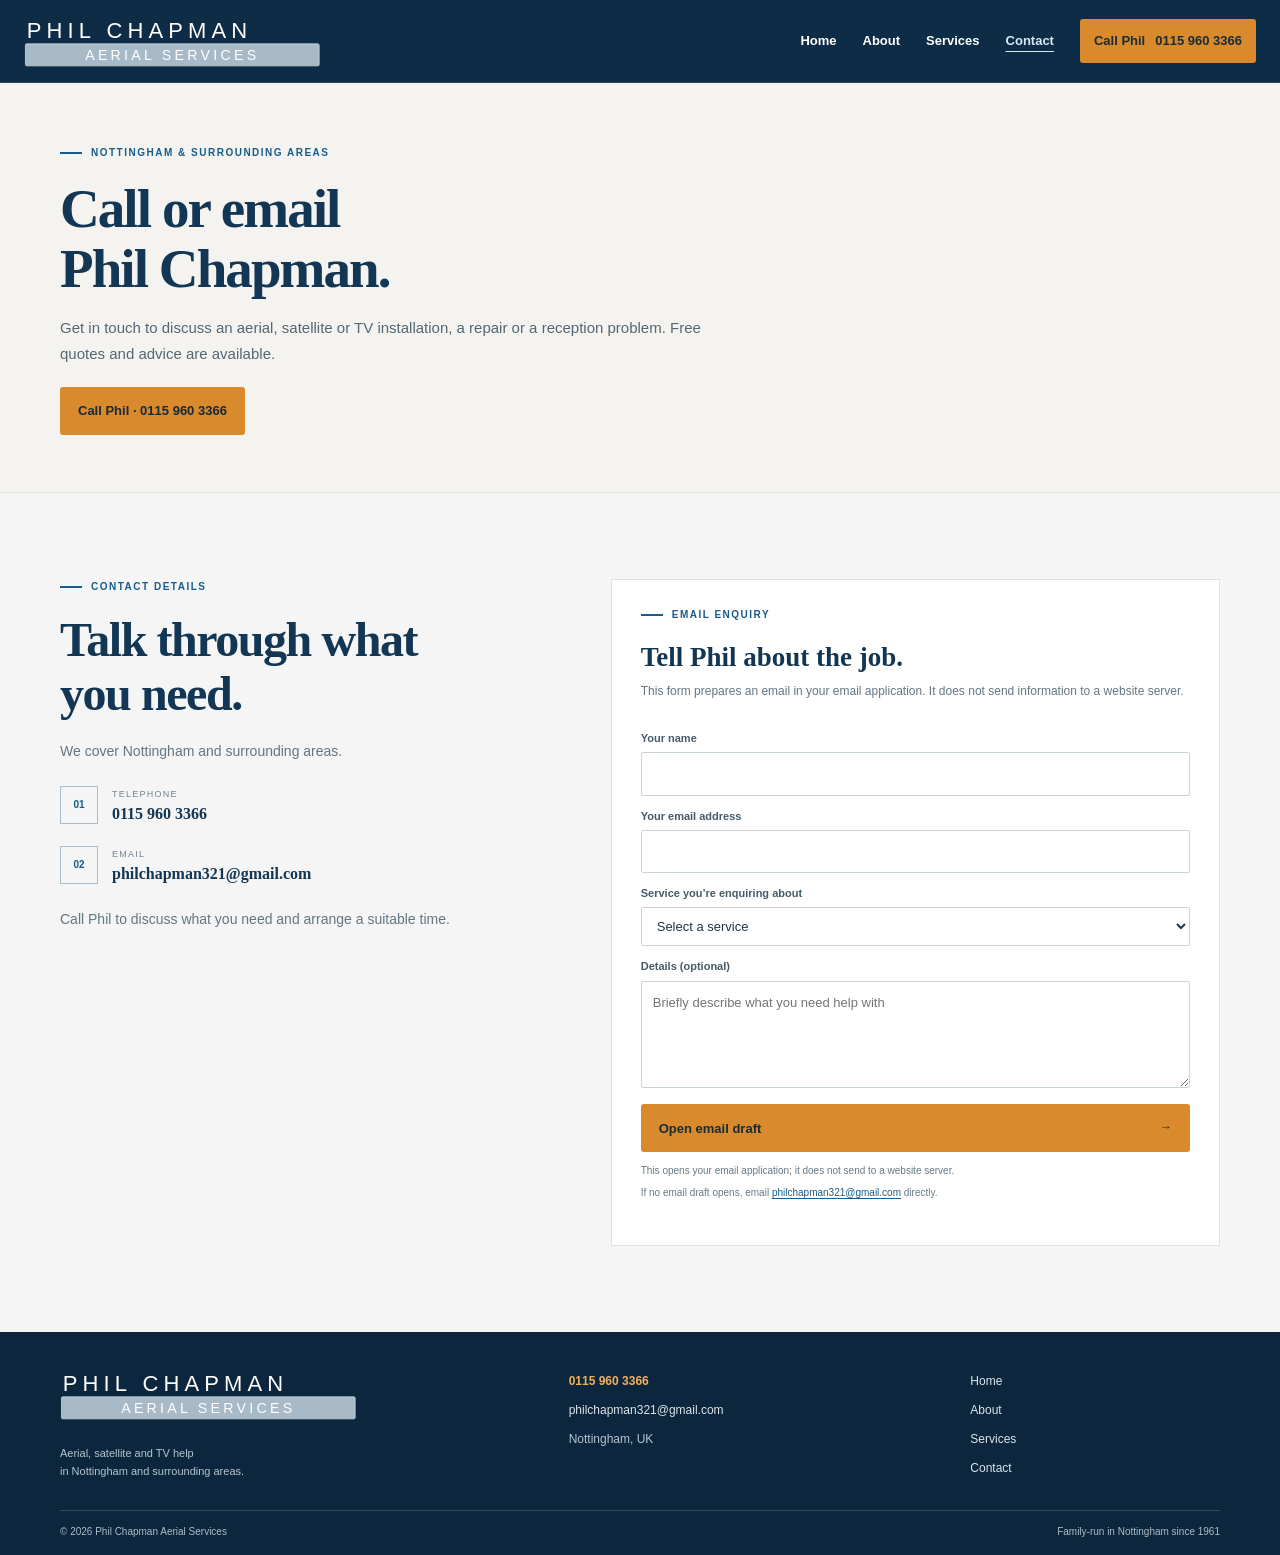
<file: contact.html>
<!doctype html>
<html lang="en-GB"><head><meta charset="utf-8"><meta name="viewport" content="width=device-width, initial-scale=1"><meta name="description" content="Get in touch for a free quote or advice about aerial installation, repairs, satellite and TV set-up in Nottingham."><title>Contact Phil Chapman Aerial Services | Nottingham</title><link rel="canonical" href="https://mcb96.github.io/Phil-Chapman-Webiste/contact.html"><meta property="og:title" content="Contact Phil Chapman Aerial Services"><meta property="og:description" content="Call or email us for a free quote and advice in Nottingham."><link rel="stylesheet" href="style.css"><script src="script.js" defer></script></head>
<body><a class="skip-link" href="#main">Skip to content</a><header class="site-header"><div class="nav-wrap"><a class="brand" href="index.html" aria-label="Phil Chapman Aerial Services home"><img src="phil-chapman-aerial-services-logo.svg" alt="Phil Chapman Aerial Services"></a><button class="menu-toggle" type="button" aria-expanded="false" aria-controls="primary-nav" aria-label="Open navigation"><span></span><span></span></button><nav id="primary-nav" class="primary-nav" aria-label="Main navigation"><a href="index.html">Home</a><a href="about.html">About</a><a href="services.html">Services</a><a href="contact.html" aria-current="page">Contact</a><a class="nav-phone" href="tel:01159603366">Call Phil <strong>0115 960 3366</strong></a></nav></div></header>
<main id="main"><section class="page-intro"><div class="page-width"><p class="eyebrow"><span></span> NOTTINGHAM &amp; SURROUNDING AREAS</p><h1>Call or email<br>Phil Chapman.</h1><p>Get in touch to discuss an aerial, satellite or TV installation, a repair or a reception problem. Free quotes and advice are available.</p><a class="button button-primary" href="tel:01159603366">Call Phil · 0115 960 3366</a></div></section>
<section class="section contact-content"><div class="page-width contact-grid"><div class="contact-details"><p class="eyebrow"><span></span> CONTACT DETAILS</p><h2>Talk through what<br>you need.</h2><p>We cover Nottingham and surrounding areas.</p><a class="contact-method" href="tel:01159603366"><span class="contact-symbol" aria-hidden="true">01</span><span><small>TELEPHONE</small><strong>0115 960 3366</strong></span></a><a class="contact-method" href="mailto:philchapman321@gmail.com"><span class="contact-symbol" aria-hidden="true">02</span><span><small>EMAIL</small><strong>philchapman321@gmail.com</strong></span></a><p class="contact-note">Call Phil to discuss what you need and arrange a suitable time.</p></div>
<div class="form-panel"><p class="eyebrow"><span></span> EMAIL ENQUIRY</p><h2>Tell Phil about the job.</h2><p class="form-intro">This form prepares an email in your email application. It does not send information to a website server.</p><form id="enquiry-form"><label for="name">Your name</label><input id="name" name="name" autocomplete="name" required><label for="email">Your email address</label><input id="email" name="email" type="email" autocomplete="email" required><label for="service">Service you’re enquiring about</label><select id="service" name="service" required><option value="" selected disabled>Select a service</option><option>Freeview HD aerial installation</option><option>Freesat HD or satellite</option><option>Aerial repair</option><option>Poor reception or interference</option><option>FM or DAB aerial</option><option>TV installation or set-up</option><option>Other enquiry</option></select><label for="message">Details (optional)</label><textarea id="message" name="message" rows="4" placeholder="Briefly describe what you need help with"></textarea><button class="button button-primary form-submit" type="submit">Open email draft <span>→</span></button><p class="form-disclaimer">This opens your email application; it does not send to a website server.</p><p class="form-fallback">If no email draft opens, email <a href="mailto:philchapman321@gmail.com">philchapman321@gmail.com</a> directly.</p><p class="form-status" id="form-status" aria-live="polite"></p></form></div></div></section></main>
<footer class="site-footer"><div class="page-width footer-main"><div class="footer-branding"><a class="brand" href="index.html"><img src="phil-chapman-aerial-services-logo.svg" alt="Phil Chapman Aerial Services"></a><p>Aerial, satellite and TV help<br>in Nottingham and surrounding areas.</p></div><div class="footer-contact"><a href="tel:01159603366">0115 960 3366</a><a href="mailto:philchapman321@gmail.com">philchapman321@gmail.com</a><span>Nottingham, UK</span></div><nav class="footer-nav" aria-label="Footer navigation"><a href="index.html">Home</a><a href="about.html">About</a><a href="services.html">Services</a><a href="contact.html">Contact</a></nav></div><div class="page-width footer-bottom"><span>© <span id="year"></span> Phil Chapman Aerial Services</span><span>Family-run in Nottingham since 1961</span></div></footer></body></html>
</file>
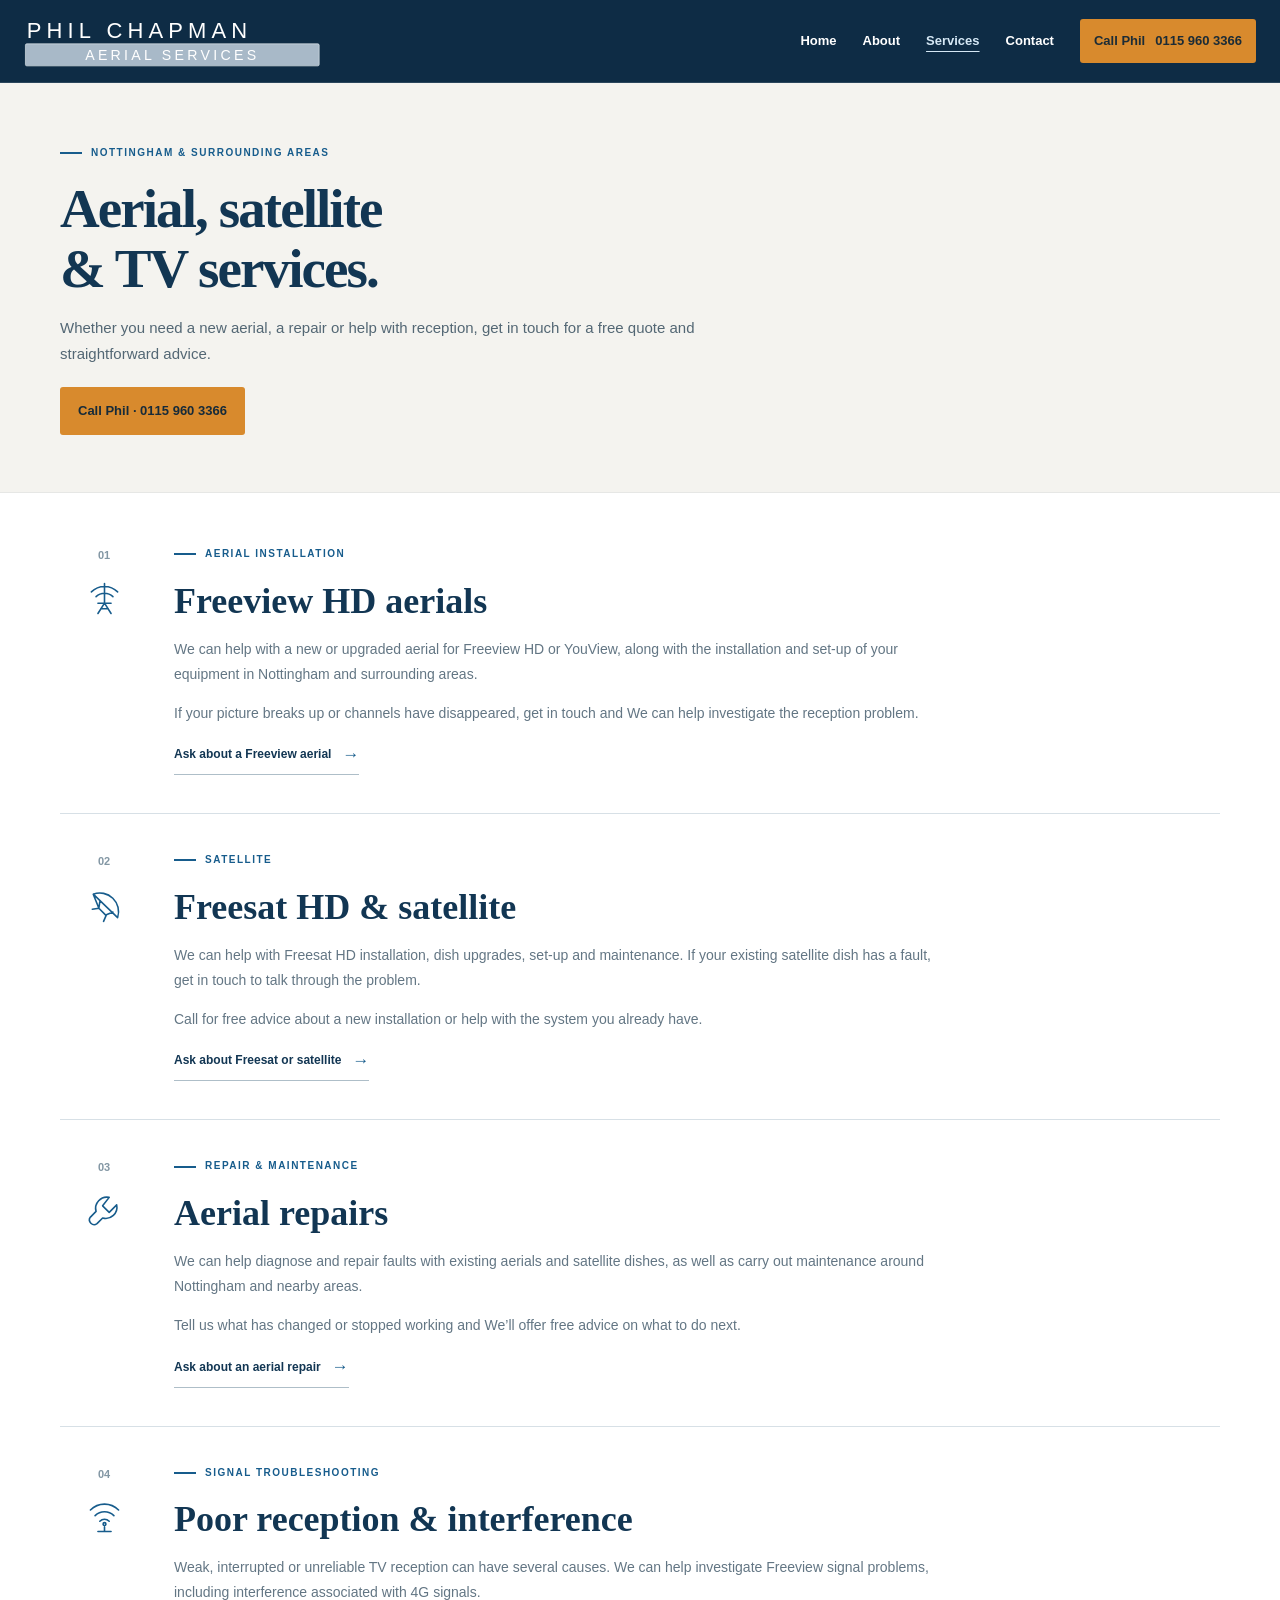
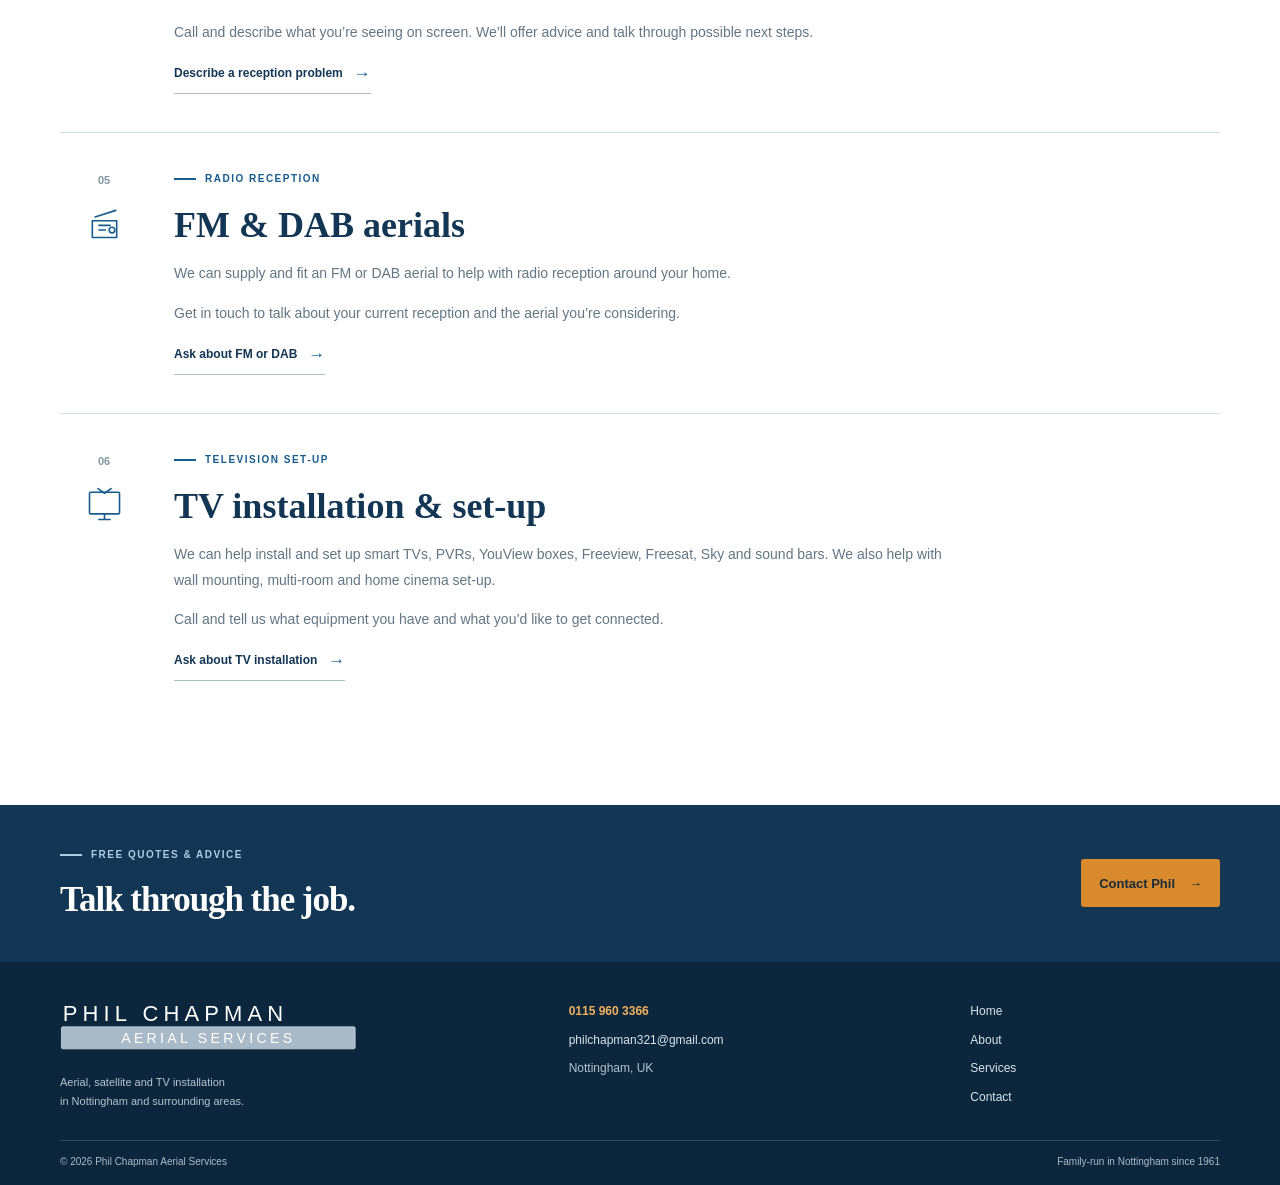
<file: services.html>
<!doctype html>
<html lang="en-GB">
<head>
  <meta charset="utf-8">
  <meta name="viewport" content="width=device-width, initial-scale=1">
  <meta name="description" content="Aerial repairs, Freeview and Freesat installation, signal troubleshooting, FM and DAB aerials, and TV set-up in Nottingham. Free quotes and advice from Phil Chapman.">
  <title>TV Aerial, Satellite &amp; TV Services | Nottingham | Phil Chapman</title>
  <link rel="canonical" href="https://mcb96.github.io/Phil-Chapman-Webiste/services.html">
  <meta property="og:title" content="Aerial &amp; TV Services in Nottingham | Phil Chapman">
  <meta property="og:description" content="We can help with aerial installation and repairs, satellite services and TV set-up in Nottingham. Free quotes and advice.">
  <link rel="stylesheet" href="style.css">
  <script src="script.js" defer></script>
</head>
<body>
  <a class="skip-link" href="#main">Skip to content</a>
  <header class="site-header"><div class="nav-wrap">
    <a class="brand" href="index.html" aria-label="Phil Chapman Aerial Services home"><img src="phil-chapman-aerial-services-logo.svg" alt="Phil Chapman Aerial Services"></a>
    <button class="menu-toggle" type="button" aria-expanded="false" aria-controls="primary-nav" aria-label="Open navigation"><span></span><span></span></button>
    <nav id="primary-nav" class="primary-nav" aria-label="Main navigation"><a href="index.html">Home</a><a href="about.html">About</a><a href="services.html" aria-current="page">Services</a><a href="contact.html">Contact</a><a class="nav-phone" href="tel:01159603366">Call Phil <strong>0115 960 3366</strong></a></nav>
  </div></header>
  <main id="main">
    <section class="page-intro"><div class="page-width"><p class="eyebrow"><span></span> NOTTINGHAM &amp; SURROUNDING AREAS</p><h1>Aerial, satellite<br>&amp; TV services.</h1><p>Whether you need a new aerial, a repair or help with reception, get in touch for a free quote and straightforward advice.</p><a class="button button-primary" href="tel:01159603366">Call Phil · 0115 960 3366</a></div></section>
    <section class="section service-details"><div class="page-width">
      <article class="service-detail" id="freeview"><div class="detail-aside"><span>01</span><svg viewBox="0 0 48 48" aria-hidden="true"><path d="M24 8v21M17 29h14M20 35h8M24 29l-7 11m7-11 7 11M10 17a20 20 0 0 1 28 0M15 22a13 13 0 0 1 18 0"/></svg></div><div><p class="eyebrow"><span></span> AERIAL INSTALLATION</p><h2>Freeview HD aerials</h2><p>We can help with a new or upgraded aerial for Freeview HD or YouView, along with the installation and set-up of your equipment in Nottingham and surrounding areas.</p><p>If your picture breaks up or channels have disappeared, get in touch and We can help investigate the reception problem.</p><a class="text-link" href="contact.html">Ask about a Freeview aerial <span>→</span></a></div></article>
      <article class="service-detail" id="freesat"><div class="detail-aside"><span>02</span><svg viewBox="0 0 48 48" aria-hidden="true"><path d="M12 13a20 20 0 0 1 26 25L12 13Zm0 0 6 15m0 0 7 7m-7-7-7 1m7-1 1-7m7 14 7-3m-7 3-3 7"/></svg></div><div><p class="eyebrow"><span></span> SATELLITE</p><h2>Freesat HD &amp; satellite</h2><p>We can help with Freesat HD installation, dish upgrades, set-up and maintenance. If your existing satellite dish has a fault, get in touch to talk through the problem.</p><p>Call for free advice about a new installation or help with the system you already have.</p><a class="text-link" href="contact.html">Ask about Freesat or satellite <span>→</span></a></div></article>
      <article class="service-detail" id="repairs"><div class="detail-aside"><span>03</span><svg viewBox="0 0 48 48" aria-hidden="true"><path d="M29 10a12 12 0 0 0-14 15L9 31a5 5 0 0 0 7 7l6-6a12 12 0 0 0 15-14l-8 8-7-7 7-9Z"/></svg></div><div><p class="eyebrow"><span></span> REPAIR &amp; MAINTENANCE</p><h2>Aerial repairs</h2><p>We can help diagnose and repair faults with existing aerials and satellite dishes, as well as carry out maintenance around Nottingham and nearby areas.</p><p>Tell us what has changed or stopped working and We’ll offer free advice on what to do next.</p><a class="text-link" href="contact.html">Ask about an aerial repair <span>→</span></a></div></article>
      <article class="service-detail" id="reception"><div class="detail-aside"><span>04</span><svg viewBox="0 0 48 48" aria-hidden="true"><path d="M24 34v5m-7 0h14M19 28a7 7 0 0 1 10 0m-15-6a14 14 0 0 1 20 0m-25-6a21 21 0 0 1 30 0"/><circle cx="24" cy="31" r="1.5"/></svg></div><div><p class="eyebrow"><span></span> SIGNAL TROUBLESHOOTING</p><h2>Poor reception &amp; interference</h2><p>Weak, interrupted or unreliable TV reception can have several causes. We can help investigate Freeview signal problems, including interference associated with 4G signals.</p><p>Call and describe what you’re seeing on screen. We’ll offer advice and talk through possible next steps.</p><a class="text-link" href="contact.html">Describe a reception problem <span>→</span></a></div></article>
      <article class="service-detail" id="radio"><div class="detail-aside"><span>05</span><svg viewBox="0 0 48 48" aria-hidden="true"><path d="M11 21h26v18H11zM14 17l22-7M18 26h12M18 31h7"/><circle cx="32" cy="31" r="3"/></svg></div><div><p class="eyebrow"><span></span> RADIO RECEPTION</p><h2>FM &amp; DAB aerials</h2><p>We can supply and fit an FM or DAB aerial to help with radio reception around your home.</p><p>Get in touch to talk about your current reception and the aerial you’re considering.</p><a class="text-link" href="contact.html">Ask about FM or DAB <span>→</span></a></div></article>
      <article class="service-detail" id="tv-installation"><div class="detail-aside"><span>06</span><svg viewBox="0 0 48 48" aria-hidden="true"><rect x="8" y="11" width="32" height="23" rx="1"/><path d="M18 40h12m-6-6v6M17 7l7 5 7-5"/></svg></div><div><p class="eyebrow"><span></span> TELEVISION SET-UP</p><h2>TV installation &amp; set-up</h2><p>We can help install and set up smart TVs, PVRs, YouView boxes, Freeview, Freesat, Sky and sound bars. We also help with wall mounting, multi-room and home cinema set-up.</p><p>Call and tell us what equipment you have and what you’d like to get connected.</p><a class="text-link" href="contact.html">Ask about TV installation <span>→</span></a></div></article>
    </div></section>
    <section class="short-cta"><div class="page-width short-cta-inner"><div><p class="eyebrow eyebrow-light"><span></span> FREE QUOTES &amp; ADVICE</p><h2>Talk through the job.</h2></div><a class="button button-amber" href="contact.html">Contact Phil <span>→</span></a></div></section>
  </main>
  <footer class="site-footer"><div class="page-width footer-main"><div class="footer-branding"><a class="brand" href="index.html"><img src="phil-chapman-aerial-services-logo.svg" alt="Phil Chapman Aerial Services"></a><p>Aerial, satellite and TV installation<br>in Nottingham and surrounding areas.</p></div><div class="footer-contact"><a href="tel:01159603366">0115 960 3366</a><a href="mailto:philchapman321@gmail.com">philchapman321@gmail.com</a><span>Nottingham, UK</span></div><nav class="footer-nav" aria-label="Footer navigation"><a href="index.html">Home</a><a href="about.html">About</a><a href="services.html">Services</a><a href="contact.html">Contact</a></nav></div><div class="page-width footer-bottom"><span>© <span id="year"></span> Phil Chapman Aerial Services</span><span>Family-run in Nottingham since 1961</span></div></footer>
</body>
</html>
</file>
<file: style.css>
:root{--navy:#123653;--navy-deep:#0e2c45;--blue:#175c8c;--blue-soft:#e8f0f5;--amber:#d88a2d;--ink:#233746;--muted:#637684;--line:#d7e0e6;--paper:#f4f3ef;--white:#fff;--serif:Georgia,"Times New Roman",serif;--sans:Arial,Helvetica,sans-serif;--max:1160px}
*{box-sizing:border-box}html{scroll-behavior:smooth;scroll-padding-top:88px}body{margin:0;color:var(--ink);background:#fff;font:16px/1.65 var(--sans);-webkit-font-smoothing:antialiased}a{color:inherit;text-decoration:none}button,input,textarea,select{font:inherit}.page-width{width:min(var(--max),calc(100% - 56px));margin-inline:auto}.skip-link{position:absolute;top:-60px;left:12px;padding:10px 15px;background:#fff;color:var(--navy);z-index:50}.skip-link:focus{top:10px}
.site-header{position:sticky;top:0;z-index:20;background:var(--navy-deep);border-bottom:1px solid rgba(255,255,255,.12)}.nav-wrap{width:min(1280px,calc(100% - 48px));min-height:82px;margin:auto;display:flex;align-items:center;justify-content:space-between;gap:24px}.brand{display:inline-flex;align-items:center;flex:0 0 auto}.brand img{display:block;width:298px;height:auto}.primary-nav{display:flex;align-items:center;gap:26px;color:#fff;font-size:13px;font-weight:600}.primary-nav>a:not(.nav-phone){padding:8px 0;transition:color .18s}.primary-nav>a:not(.nav-phone):hover,.primary-nav>a[aria-current=page]{color:#d5e8f5}.primary-nav>a[aria-current=page]{text-decoration:underline;text-underline-offset:6px}.nav-phone{display:flex;align-items:center;gap:10px;padding:11px 14px;background:var(--amber);color:#1c2c36;border-radius:3px;white-space:nowrap;transition:background .18s}.nav-phone:hover{background:#e8a54e}.nav-phone strong{font-size:13px}.menu-toggle{display:none}
.hero{background:var(--paper);padding:47px 0 42px}.hero-grid{display:grid;grid-template-columns:1.02fr .98fr;gap:46px;align-items:center}.hero-copy{max-width:560px}.eyebrow{display:flex;align-items:center;gap:9px;margin:0 0 17px;color:var(--blue);font-size:10px;font-weight:700;letter-spacing:.15em}.eyebrow>span{width:22px;height:2px;background:currentColor;flex:none}.hero h1,.page-intro h1{margin:0;color:var(--navy);font:700 clamp(38px,4.35vw,58px)/1.1 var(--serif);letter-spacing:-.035em}.hero-intro{max-width:500px;margin:21px 0 24px;color:#445965;font-size:17px;line-height:1.65}.hero-actions{display:flex;flex-wrap:wrap;gap:11px}.button{min-height:48px;display:inline-flex;align-items:center;justify-content:center;gap:14px;padding:0 17px;border:1px solid transparent;border-radius:3px;font-size:13px;font-weight:700;transition:transform .18s,background .18s,color .18s,border-color .18s}.button:hover{transform:translateY(-1px)}.button-primary{background:var(--amber);color:#172b39}.button-primary:hover,.button-amber:hover{background:#e7a44d}.button-primary span{font-size:12px;font-weight:600}.button-secondary{border-color:#9eb1bf;background:transparent;color:var(--navy)}.button-secondary:hover{background:var(--blue-soft);border-color:var(--blue)}.button-secondary span,.text-link span{color:var(--blue);font-size:17px}.hero-small{margin:17px 0 0;color:#627581;font-size:12px}.hero-media{position:relative;margin:0}.hero-media img{display:block;width:100%;max-width:687px;height:auto;object-fit:contain;border:1px solid #d5dce1}.hero-media figcaption{padding-top:7px;text-align:right;color:#6d7d87;font-size:10px}.about-photo{margin:0 auto 0;padding:0}.about-photo img{display:block;width:100%;max-width:820px;height:auto;margin:0 auto;border:1px solid var(--line)}.about-photo figcaption{max-width:820px;margin:6px auto 0;color:var(--muted);font-size:10px}.trust-strip{background:var(--navy);color:#fff}.trust-items{display:grid;grid-template-columns:repeat(4,1fr);padding:19px 0}.trust-item{display:flex;align-items:center;gap:12px;padding:2px 20px;border-right:1px solid rgba(255,255,255,.25)}.trust-item:first-child{padding-left:0}.trust-item:last-child{border-right:0}.trust-item strong{font:700 22px var(--serif);color:#f2b264;white-space:nowrap}.trust-item span{font-size:11px;line-height:1.4;color:#e3eaf0}
.section{padding:86px 0}.section-heading{display:flex;align-items:end;justify-content:space-between;gap:36px;margin-bottom:34px}.section-heading h2,.about-band h2,.final-cta h2,.short-cta h2,.about-content h2,.contact-details h2{margin:0;color:var(--navy);font:700 clamp(34px,4vw,48px)/1.13 var(--serif);letter-spacing:-.03em}.section-heading>p{max-width:420px;margin:0 0 4px;color:var(--muted);font-size:14px;line-height:1.7}.service-grid{display:grid;grid-template-columns:repeat(3,1fr);gap:14px}.service-card{position:relative;min-height:220px;padding:21px 22px 17px;background:#fff;border:1px solid var(--line);display:flex;flex-direction:column;transition:border-color .18s,box-shadow .18s,transform .18s}.service-card:hover{border-color:#91b1c7;box-shadow:0 6px 18px rgba(19,54,83,.08);transform:translateY(-2px)}.service-icon{display:block;width:42px;height:42px;margin-bottom:7px}.service-icon svg,.detail-aside svg{width:100%;height:100%;fill:none;stroke:var(--blue);stroke-width:1.7;stroke-linecap:round;stroke-linejoin:round}.service-number{position:absolute;right:19px;top:20px;color:#8ca0ad;font-size:10px;font-weight:700;letter-spacing:.1em}.service-card h3{margin:5px 0 6px;color:var(--navy);font:700 19px/1.25 var(--serif)}.service-card p{margin:0 0 15px;color:var(--muted);font-size:12px;line-height:1.55}.card-link{margin-top:auto;border-top:1px solid #e4e9ed;padding-top:10px;color:var(--navy);font-size:11px;font-weight:700;display:flex;justify-content:space-between}.section-link{margin-top:25px}.text-link{display:inline-flex;align-items:center;gap:11px;color:var(--navy);font-size:12px;font-weight:700;border-bottom:1px solid #aebec8;padding-bottom:5px}.text-link:hover{border-color:var(--blue)}.about-band{padding:64px 0;background:var(--navy-deep);color:#fff}.about-band-grid{display:grid;grid-template-columns:.85fr 1.15fr;gap:86px;align-items:center}.heritage-panel{min-height:235px;padding:28px;background:#16496c;border:1px solid rgba(255,255,255,.25);display:flex;flex-direction:column;align-items:center;justify-content:center;color:#fff;text-align:center}.heritage-panel span{font-size:12px;letter-spacing:.2em}.heritage-panel strong{margin-top:14px;font-size:10px;letter-spacing:.18em;color:#d5e3ec}.heritage-panel b{font:700 57px/.98 var(--serif);color:#f2b264}.heritage-panel small{margin-top:7px;font-size:9px;letter-spacing:.18em;color:#e0e9ef}.eyebrow-light{color:#adcde2}.about-band h2,.final-cta h2,.short-cta h2{color:#fff}.about-band>div>div:last-child>p:not(.eyebrow){max-width:600px;margin:17px 0 20px;color:#e0e8ee;font-size:14px;line-height:1.8}.button-light{background:#fff;color:var(--navy)}.button-light:hover{background:#eaf1f5}
.why-section{background:#f5f6f6}.reason-grid{display:grid;grid-template-columns:repeat(3,1fr);gap:32px}.reason-grid article{padding:19px 20px 0 0;border-top:2px solid #9ab6c8}.reason-grid article>strong{color:var(--blue);font-size:10px;letter-spacing:.1em}.reason-grid h3{margin:12px 0 5px;color:var(--navy);font:700 18px var(--serif)}.reason-grid p{max-width:300px;margin:0;color:var(--muted);font-size:12px;line-height:1.7}

.final-cta{padding:53px 0;background:var(--blue)}.final-cta-inner{display:flex;justify-content:space-between;align-items:center;gap:45px}.final-cta h2{font-size:clamp(32px,4vw,44px)}.final-cta-inner>div:first-child>p:last-child{margin:9px 0 0;color:#e0ebf2;font-size:13px}.cta-actions{display:flex;flex-direction:column;align-items:flex-start;gap:10px;flex:none}.button-amber{background:var(--amber);color:#182d3b}.cta-email{color:#fff;font-size:12px;text-decoration:underline;text-underline-offset:3px}.site-footer{background:#0b263d;color:#dce5eb}.footer-main{display:grid;grid-template-columns:1.3fr 1fr .7fr;gap:45px;padding:35px 0 29px}.footer-brand .brand img{width:230px}.footer-branding p{margin:14px 0 0;color:#b6c5d0;font-size:11px;line-height:1.7}.footer-contact,.footer-nav{display:flex;flex-direction:column;gap:9px;padding-top:5px;font-size:12px}.footer-contact a:first-child{font-weight:700;color:#f1b05d}.footer-contact span{color:#b6c5d0}.footer-nav a:hover,.footer-contact a:hover{color:#fff;text-decoration:underline}.footer-bottom{display:flex;justify-content:space-between;gap:14px;border-top:1px solid rgba(255,255,255,.16);padding:13px 0 15px;color:#aebdc8;font-size:10px}
.page-intro{padding:62px 0 57px;background:var(--paper);border-bottom:1px solid #e6e7e5}.page-intro h1{font-size:clamp(38px,5vw,55px)}.page-intro>div>p:not(.eyebrow){max-width:650px;margin:15px 0 20px;color:#536774;font-size:15px;line-height:1.75}.service-details{padding-top:15px}.service-detail{display:grid;grid-template-columns:88px 1fr;gap:26px;padding:38px 0;border-bottom:1px solid var(--line);scroll-margin-top:100px}.service-detail:last-child{border-bottom:0}.detail-aside{display:flex;flex-direction:column;align-items:center;gap:12px;color:#8397a4;font-size:11px;font-weight:700}.detail-aside svg{width:45px;height:45px}.service-detail h2{margin:0;color:var(--navy);font:700 clamp(26px,3.3vw,36px)/1.2 var(--serif)}.service-detail>div:last-child>p:not(.eyebrow){max-width:770px;color:var(--muted);font-size:14px;line-height:1.8}.short-cta{padding:42px 0;background:var(--navy)}.short-cta-inner{display:flex;align-items:center;justify-content:space-between;gap:20px}.short-cta h2{font-size:35px}
.about-content{background:#fff}.about-content-grid{display:grid;grid-template-columns:.65fr 1.35fr;gap:85px;align-items:start}.about-stat{height:250px;display:flex;flex-direction:column;justify-content:center;align-items:center;background:var(--blue-soft);border:1px solid #d3e0e8;color:var(--navy)}.about-stat span,.about-stat small{font-size:9px;font-weight:700;letter-spacing:.18em}.about-stat strong{margin-top:12px;color:#526e80;font:italic 17px var(--serif)}.about-stat b{font:700 64px/.95 var(--serif)}.about-content h2,.contact-details h2{margin-bottom:18px}.about-content p:not(.eyebrow){color:var(--muted);font-size:14px;line-height:1.85}.quote-section{padding:48px 0;background:var(--blue);color:#fff}.quote-inner{max-width:930px}.quote-inner blockquote{margin:15px 0;color:#fff;font:italic 22px/1.55 var(--serif)}.quote-source{margin:0;color:#d9e7f0;font-size:10px}.contact-content{background:#f4f5f4}.contact-grid{display:grid;grid-template-columns:.88fr 1.12fr;gap:72px;align-items:start}.contact-details>p:not(.eyebrow){max-width:420px;color:var(--muted);font-size:14px;line-height:1.8}.contact-method{display:flex;align-items:center;gap:14px;margin:22px 0}.contact-symbol{width:38px;height:38px;display:grid;place-items:center;border:1px solid #a9bdcb;color:var(--blue);font-size:10px;font-weight:700}.contact-method small,.contact-method strong{display:block}.contact-method small{color:#71838e;font-size:9px;letter-spacing:.14em}.contact-method strong{margin-top:3px;color:var(--navy);font:700 16px var(--serif)}.contact-method:hover strong{color:var(--blue)}.contact-note{margin-top:23px;color:#6f808a;font-size:11px}.form-panel{padding:27px 29px;background:#fff;border:1px solid #dce2e6}.form-panel h2{margin:0;color:var(--navy);font:700 27px/1.2 var(--serif)}.form-intro{margin:9px 0 17px;color:var(--muted);font-size:12px;line-height:1.6}.form-panel form{display:grid}.form-panel label{margin:11px 0 5px;color:#455b69;font-size:11px;font-weight:700}.form-panel input,.form-panel textarea,.form-panel select{width:100%;padding:10px 11px;border:1px solid #c9d4db;border-radius:2px;background:#fff;color:var(--ink);font-size:13px}.form-panel input:focus,.form-panel textarea:focus,.form-panel select:focus{outline:3px solid rgba(33,105,153,.18);border-color:var(--blue)}.form-panel textarea{resize:vertical}.form-submit{justify-content:space-between;margin-top:16px;cursor:pointer}.form-disclaimer{margin:11px 0 0;color:#667985;font-size:10px;line-height:1.6}.form-disclaimer a{color:var(--blue);text-decoration:underline;text-underline-offset:2px}
a:focus-visible,button:focus-visible,input:focus-visible,textarea:focus-visible,select:focus-visible{outline:3px solid #f0aa4a;outline-offset:3px}
@media(max-width:980px){.nav-wrap{width:calc(100% - 36px)}.brand img{width:250px}.primary-nav{gap:17px}.nav-phone{gap:6px;padding:10px}.nav-phone strong{font-size:11px}.hero-grid{gap:28px}.hero h1{font-size:48px}.trust-item{padding-inline:12px}.about-band-grid{gap:45px}.footer-main{gap:25px}.contact-grid{gap:38px}}
@media(max-width:720px){html{scroll-padding-top:70px}.site-header{position:sticky}.nav-wrap{min-height:70px;width:calc(100% - 32px)}.brand img{width:230px}.menu-toggle{display:flex;width:42px;height:40px;flex-direction:column;align-items:center;justify-content:center;gap:6px;border:1px solid rgba(255,255,255,.45);background:transparent;border-radius:2px}.menu-toggle span{display:block;width:18px;height:2px;background:#fff;transition:transform .18s}.menu-toggle[aria-expanded=true] span:first-child{transform:translateY(4px) rotate(45deg)}.menu-toggle[aria-expanded=true] span:last-child{transform:translateY(-4px) rotate(-45deg)}.primary-nav{position:absolute;top:70px;left:0;right:0;display:none;align-items:stretch;gap:0;padding:9px 18px 18px;background:var(--navy-deep);box-shadow:0 10px 16px rgba(10,34,53,.18)}.primary-nav.is-open{display:flex;flex-direction:column}.primary-nav>a:not(.nav-phone){padding:12px 3px;border-bottom:1px solid rgba(255,255,255,.13);text-decoration:none}.nav-phone{justify-content:center;margin-top:12px;padding:12px}.page-width{width:calc(100% - 36px)}.hero{padding:30px 0 26px}.hero-grid{grid-template-columns:1fr;gap:22px}.hero h1{font-size:clamp(36px,10vw,46px)}.hero-intro{margin:15px 0 18px;font-size:15px}.hero-actions{gap:9px}.button{min-height:47px;padding-inline:13px;font-size:12px}.hero-media img{max-height:none;aspect-ratio:16/10}.hero-media figcaption{text-align:left;font-size:9px}.hero-small{margin-top:12px}.trust-items{grid-template-columns:1fr 1fr;gap:0;padding:8px 0}.trust-item,.trust-item:first-child{min-height:61px;padding:8px 7px;border-right:0;border-bottom:1px solid rgba(255,255,255,.18)}.trust-item:nth-child(odd){border-right:1px solid rgba(255,255,255,.18)}.trust-item:nth-last-child(-n+2){border-bottom:0}.trust-item strong{min-width:46px;font-size:19px}.trust-item span{font-size:10px}.section{padding:59px 0}.section-heading{display:block;margin-bottom:23px}.section-heading h2,.about-band h2,.final-cta h2,.about-content h2,.contact-details h2{font-size:36px}.section-heading>p{margin-top:13px;font-size:13px}.service-grid{grid-template-columns:1fr;gap:10px}.service-card{min-height:0;padding:17px 18px 14px;display:grid;grid-template-columns:43px 1fr;column-gap:11px}.service-icon{grid-row:span 3;width:38px;height:38px;margin:0}.service-number{right:16px;top:14px}.service-card h3{grid-column:2;margin:3px 25px 5px 0;font-size:18px}.service-card p{grid-column:2;margin:0 0 13px}.card-link{grid-column:1/3;margin-top:3px}.section-link{margin-top:20px}.about-band{padding:42px 0}.about-band-grid{grid-template-columns:1fr;gap:25px}.heritage-panel{min-height:175px}.about-band>div>div:last-child>p:not(.eyebrow){font-size:13px}.reason-grid{grid-template-columns:1fr;gap:20px}.reason-grid article{padding-top:14px}.reason-grid h3{margin-top:7px}.final-cta{padding:39px 0}.final-cta-inner{display:block}.final-cta h2{font-size:34px}.final-cta-inner>div:first-child>p:last-child{font-size:12px}.cta-actions{margin-top:22px}.footer-main{grid-template-columns:1fr 1fr;gap:24px 15px;padding:27px 0 22px}.footer-brand .brand img{width:190px}.footer-branding p{font-size:10px}.footer-contact,.footer-nav{font-size:11px;gap:7px}.footer-bottom{display:flex;flex-direction:column;align-items:flex-start;gap:4px;font-size:9px}.page-intro{padding:43px 0 39px}.page-intro h1{font-size:42px}.page-intro>div>p:not(.eyebrow){font-size:13px}.service-detail{grid-template-columns:47px 1fr;gap:13px;padding:27px 0}.detail-aside svg{width:35px;height:35px}.service-detail h2{font-size:26px}.service-detail>div:last-child>p:not(.eyebrow){font-size:13px;line-height:1.75}.short-cta-inner{align-items:flex-start;flex-direction:column}.short-cta h2{font-size:31px}.about-content-grid{grid-template-columns:1fr;gap:27px}.about-stat{height:175px}.quote-section{padding:37px 0}.quote-inner blockquote{font-size:19px}.contact-grid{grid-template-columns:1fr;gap:30px}.form-panel{padding:22px 18px}.form-panel h2{font-size:24px}}
@media(max-width:380px){.brand img{width:200px}.hero h1{font-size:35px}.hero-actions{align-items:stretch;flex-direction:column}.hero-actions .button{justify-content:space-between}.footer-main{grid-template-columns:1fr}.footer-contact,.footer-nav{padding-top:0}}
@media(prefers-reduced-motion:reduce){html{scroll-behavior:auto}*,*::before,*::after{animation-duration:.01ms!important;transition-duration:.01ms!important}}
.form-fallback{margin:6px 0 0;color:#667985;font-size:10px;line-height:1.6}.form-fallback a{color:var(--blue);text-decoration:underline;text-underline-offset:2px}.form-status{margin:6px 0 0;color:#315d7a;font-size:11px;min-height:1em}

.reviews-section{background:#f3f5f5}.review-grid{display:grid;grid-template-columns:repeat(2,minmax(0,1fr));gap:16px}.review-card{padding:22px 23px;background:#fff;border:1px solid var(--line);display:flex;flex-direction:column}.review-stars{margin:0 0 8px;color:#e49a37;font-size:19px;letter-spacing:.12em;line-height:1}.review-card h3{margin:0 0 9px;color:var(--navy);font:700 20px/1.25 var(--serif)}.review-card blockquote{margin:0 0 18px;color:#425764;font-size:13px;line-height:1.7}.review-source{margin:auto 0 0;padding-top:12px;border-top:1px solid #e3e8eb;display:flex;justify-content:space-between;gap:12px;color:#637684;font-size:10px}.review-source strong{color:var(--navy)}.review-footnote{margin:17px 0 0;color:#697b86;font-size:10px}.review-footnote a{margin-left:7px;color:var(--blue);font-weight:700;text-decoration:underline;text-underline-offset:2px}.review-footnote a span{color:var(--amber)}.promise-band{padding:36px 0;background:var(--navy-deep);color:#fff}.promise-band blockquote{max-width:900px;margin:10px 0 12px;font:italic 22px/1.5 var(--serif)}.promise-band>a{font-size:11px;color:#d2e3ee;text-decoration:underline;text-underline-offset:3px}.promise-band>a span{color:#f2b264}.review-grid+.review-footnote a:hover{color:var(--navy)}
@media(max-width:720px){.hero-media figcaption{text-align:left}.review-grid{grid-template-columns:1fr;gap:11px}.review-card{padding:18px}.review-card blockquote{font-size:12px}.review-source{flex-direction:column;gap:2px}.promise-band{padding:30px 0}.promise-band blockquote{font-size:18px}.about-photo{margin-bottom:0}}

/* Service card photography: stock images are explicitly labelled as illustrative. */
.service-card{padding:0;overflow:hidden;display:flex;flex-direction:column;min-height:0}
.service-photo{display:block;position:relative}
.service-photo img{display:block;width:100%;aspect-ratio:1.6/1;object-fit:cover;background:#e7edf0}
.service-photo-note{display:block;padding:5px 13px;background:#f2f4f4;color:#617481;font-size:9px;line-height:1.35;letter-spacing:.015em}
.service-card .service-number{z-index:1;top:12px;right:12px;padding:4px 7px;background:rgba(255,255,255,.94);color:var(--navy)}
.service-card-content{display:flex;flex:1;flex-direction:column;padding:12px 18px 15px}
.service-card-content h3{margin:3px 20px 6px 0}
.service-card-content p{margin:0 0 14px}
.service-card-content .card-link{width:100%}
@media(max-width:720px){.service-card{padding:0;display:flex;flex-direction:column}.service-photo img{aspect-ratio:16/9}.service-card-content{padding:11px 17px 14px}.service-card-content h3{margin:2px 25px 5px 0}.service-card-content p{margin:0 0 12px}.service-card-content .card-link{margin-top:auto}}
</file>
